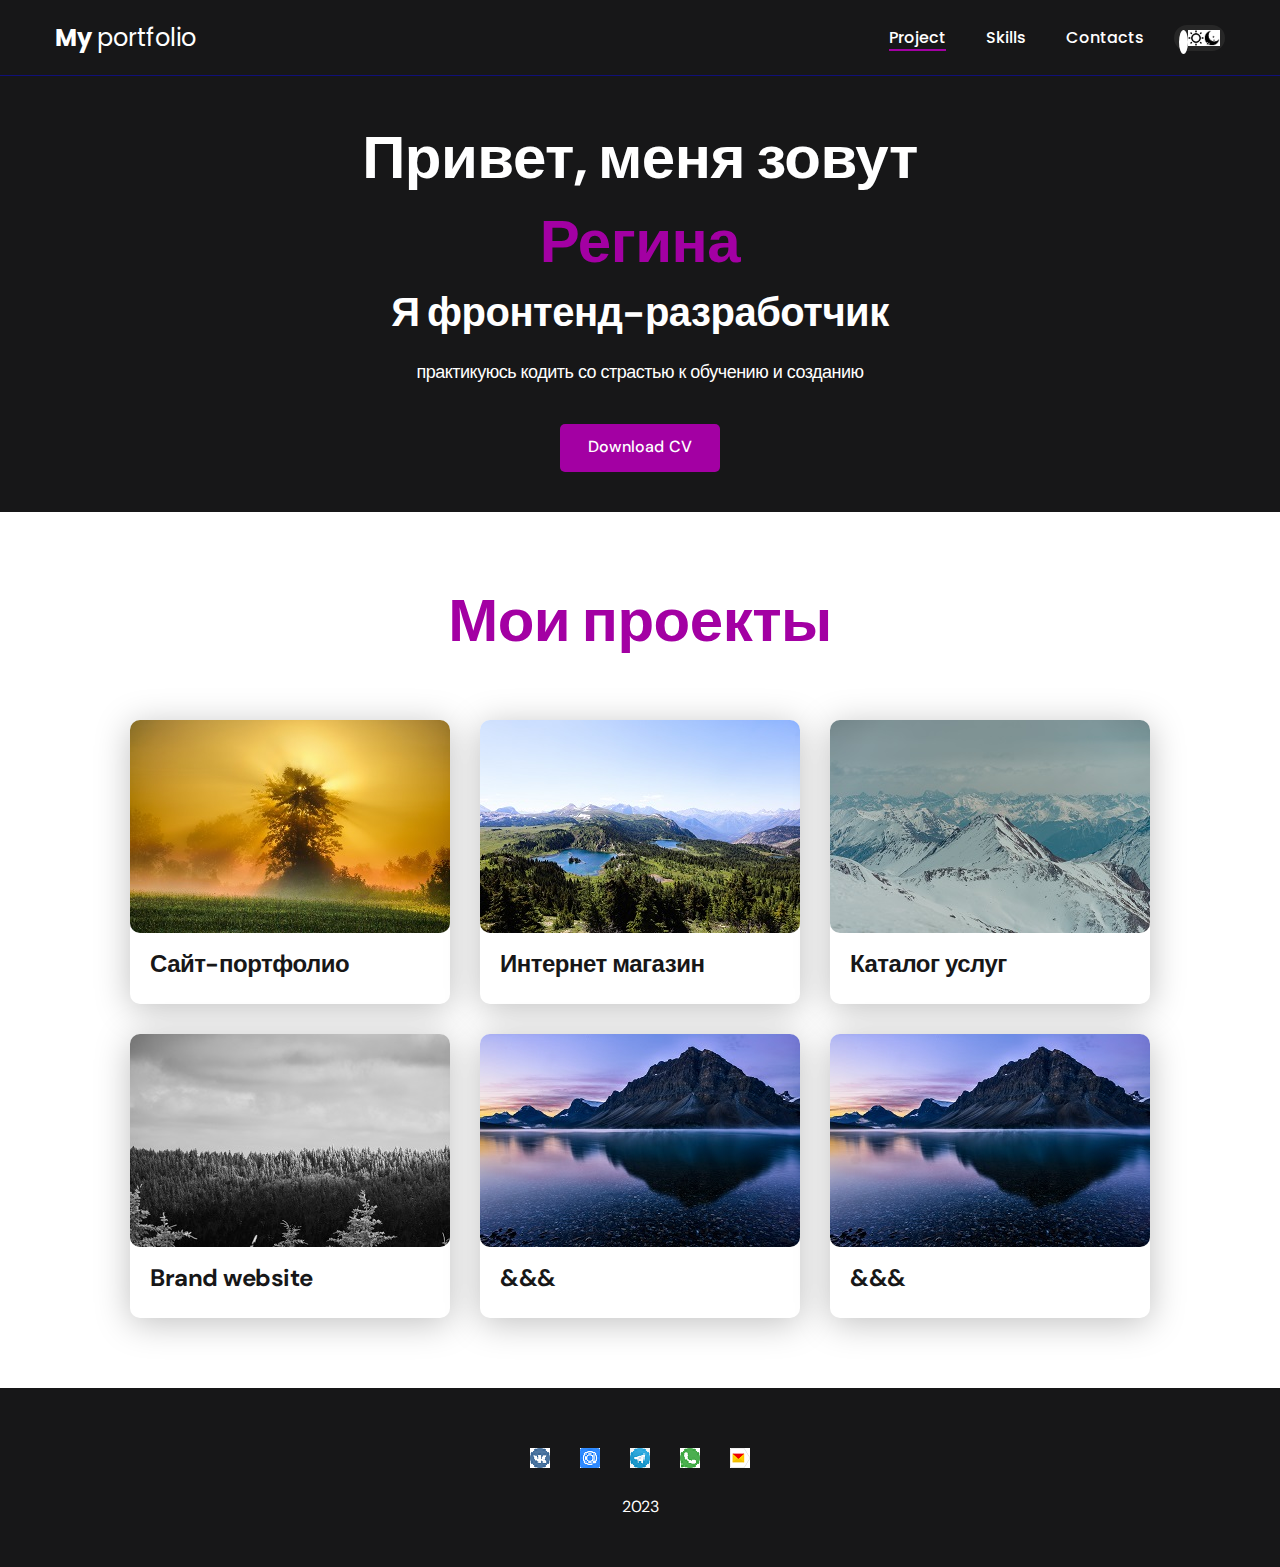
<file: index.html>
<!DOCTYPE html>
<html lang="en">
<head>
    <meta charset="UTF-8">
    <meta http-equiv="X-UA-Compatible" content="IE=edge">
    <meta name="viewport" content="width=device-width, initial-scale=1.0">
    <title>Freelancer</title>
    <link rel="stylesheet" href="./css/main.css">
</head>
<body>
    <nav class="nav">
        <div class="container">
            <div class="nav-row">
                <a href="./index.html" class="logo"><strong>My </strong>portfolio</a>
                
                <button class="dark-mode-btn ">
                    <img src="./img/01-Sun-mini.png" alt="Light mode" class="dark-mode-btn__icon">
                    <img src="./img/01-moon-mini.png" alt="Dark mode" class="dark-mode-btn__icon">
                </button>
                
                <ul class="nav-list">
                    <li class="nav-list__item"><a href="./index.html" class="nav-list__link nav-list__link--active">Project</a></li>
                    <li class="nav-list__item"><a href="./skills.html" class="nav-list__link">Skills</a></li>
                    <li class="nav-list__item"><a href="./contacts.html" class="nav-list__link">Contacts</a></li>
                </ul>
            </div>
        </div> 
    </nav>
    
    
    <header class="header"> 
        <div class="header__wrapper">
            <h1 class="header__title">
                <strong>Привет, меня зовут <em>Регина</em></strong><br>
                Я фронтенд-разработчик
            </h1>
                <div class="header__tixt">
                    <p>практикуюсь кодить со страстью к обучению и созданию</p>
                </div>
                <a href="!#" class="btn">Download CV</a>
        </div>

    </header>
    
    <main class="section">
        <div class="container">
            <h2 class="title-1">Мои проекты</h2>
            <ul class="projects">
                <li class="project">
                    <a href="./project-page.html"> 
                    <img src="./img/01-general.jpg" alt="Project img" class="project__img">
                    <h3 class="project__title">Сайт-портфолио</h3>
                    </a>
                </li>
                <li class="project">
                    <a href="./project-page.html"> 
                    <img src="./img/07-general.jpg" alt="Project img" class="project__img">
                    <h3 class="project__title">Интернет магазин</h3>
                    </a>
                </li>
                <li class="project">
                    <a href="./project-page.html"> 
                    <img src="./img/05-general.jpg" alt="Project img" class="project__img">
                    <h3 class="project__title">Каталог услуг</h3>
                    </a>
                </li>
                <li class="project">
                    <a href="./project-page.html"> 
                    <img src="./img/04-general.jpg" alt="Project img" class="project__img">
                    <h3 class="project__title">Brand website</h3>
                    </a>
                </li>
                <li class="project">
                    <a href="./project-page.html"> 
                    <img src="./img/06-general.jpg" alt="Project img" class="project__img">
                    <h3 class="project__title">&&&</h3>
                    </a>
                </li>
                <li class="project">
                    <a href="./project-page.html"> 
                    <img src="./img/06-general.jpg" alt="Project img" class="project__img">
                    <h3 class="project__title">&&&</h3>
                    </a>
                </li>
            </ul>
        </div>

    </main>


    <footer class="footer">
        <div class="container">
            <div class="footer__wrapper">
                <ul class="social">
                    <li class="social__item"><a href="#!"><img src="./img/01-vk-mini.png" alt="="Link"></a></li>
                    <li class="social__item"><a href="#!"><img src="./img/01-mail-mini.png" alt="="Link"></a></li>
                    <li class="social__item"><a href="#!"><img src="./img/01-telegramm-mini.png" alt="="Link"></a></li>
                    <li class="social__item"><a href="#!"><img src="./img/01-whatsapp-mini.png" alt="="Link"></a></li>
                    <li class="social__item"><a href="#!"><img src="./img/02-yandex-mini.png" alt="="Link"></a></li>
                </ul> 
                <div class="copyright">
                    <p> 2023 </p>
                </div>
            </div>
        </div>
    </footer>

    <script src="./js/main.js"></script>
</body>
</html>
</file>
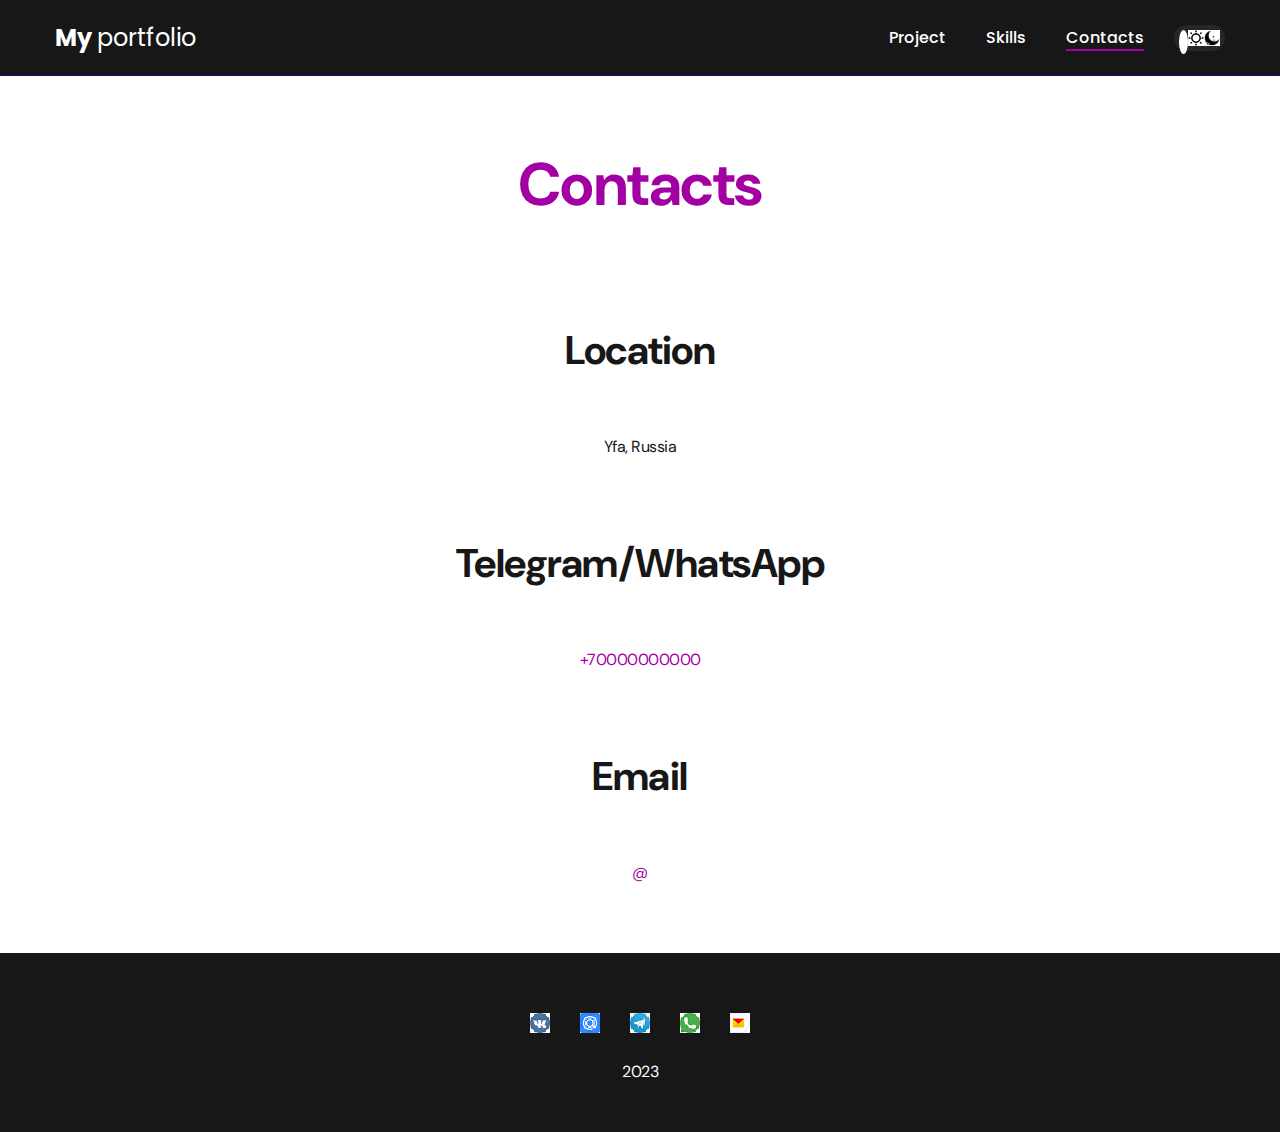
<file: contacts.html>
<!DOCTYPE html>
<html lang="en">
<head>
    <meta charset="UTF-8">
    <meta http-equiv="X-UA-Compatible" content="IE=edge">
    <meta name="viewport" content="width=device-width, initial-scale=1.0">
    <title>Freelancer</title>
    <link rel="stylesheet" href="./css/main.css">
</head>
<body>
    <nav class="nav">
        <div class="container">
            <div class="nav-row">
                <a href="./index.html" class="logo"><strong>My </strong>portfolio</a>

                <button class="dark-mode-btn ">
                    <img src="./img/01-Sun-mini.png" alt="Light mode" class="dark-mode-btn__icon">
                    <img src="./img/01-moon-mini.png" alt="Dark mode" class="dark-mode-btn__icon">
                </button>
                
                <ul class="nav-list">
                    <li class="nav-list__item"><a href="./index.html" class="nav-list__link ">Project</a></li>
                    <li class="nav-list__item"><a href="./skills.html" class="nav-list__link ">Skills</a></li>
                    <li class="nav-list__item"><a href="./contacts.html" class="nav-list__link nav-list__link--active">Contacts</a></li>
                </ul>
            </div>
        </div> 
    </nav>
    
    <main class="section">
        <div class="container">
                <h1 class="title-1">Contacts</h1>
                <ul class="content-list"> 
                    <li class="content-list__item"></li>
                    <h2 class="title-2">Location</h2>
                    <p>Yfa, Russia</p>
                    
                    <li class="content-list__item"></li>
                    <h2 class="title-2">Telegram/WhatsApp</h2>
                    <p><a href="tel:+70000000000">+70000000000</a></p>
                    
                    <li class="content-list__item"></li>
                    <h2 class="title-2">Email</h2>
                    <p><a href="mailto:Usmanova.Re@yandex.ru">@</a></p>
                </ul>
            </div>
    </main>


    <footer class="footer">
        <div class="container">
            <div class="footer__wrapper">
                <ul class="social">
                    <li class="social__item"><a href="#!"><img src="./img/01-vk-mini.png" alt="="Link"></a></li>
                    <li class="social__item"><a href="#!"><img src="./img/01-mail-mini.png" alt="="Link"></a></li>
                    <li class="social__item"><a href="#!"><img src="./img/01-telegramm-mini.png" alt="="Link"></a></li>
                    <li class="social__item"><a href="#!"><img src="./img/01-whatsapp-mini.png" alt="="Link"></a></li>
                    <li class="social__item"><a href="#!"><img src="./img/02-yandex-mini.png" alt="="Link"></a></li>
                </ul> 
                <div class="copyright">
                    <p> 2023 </p>
                </div>
            </div>
        </div>
    </footer>

    <script src="./js/main.js"></script>
</body>
</html>
</file>
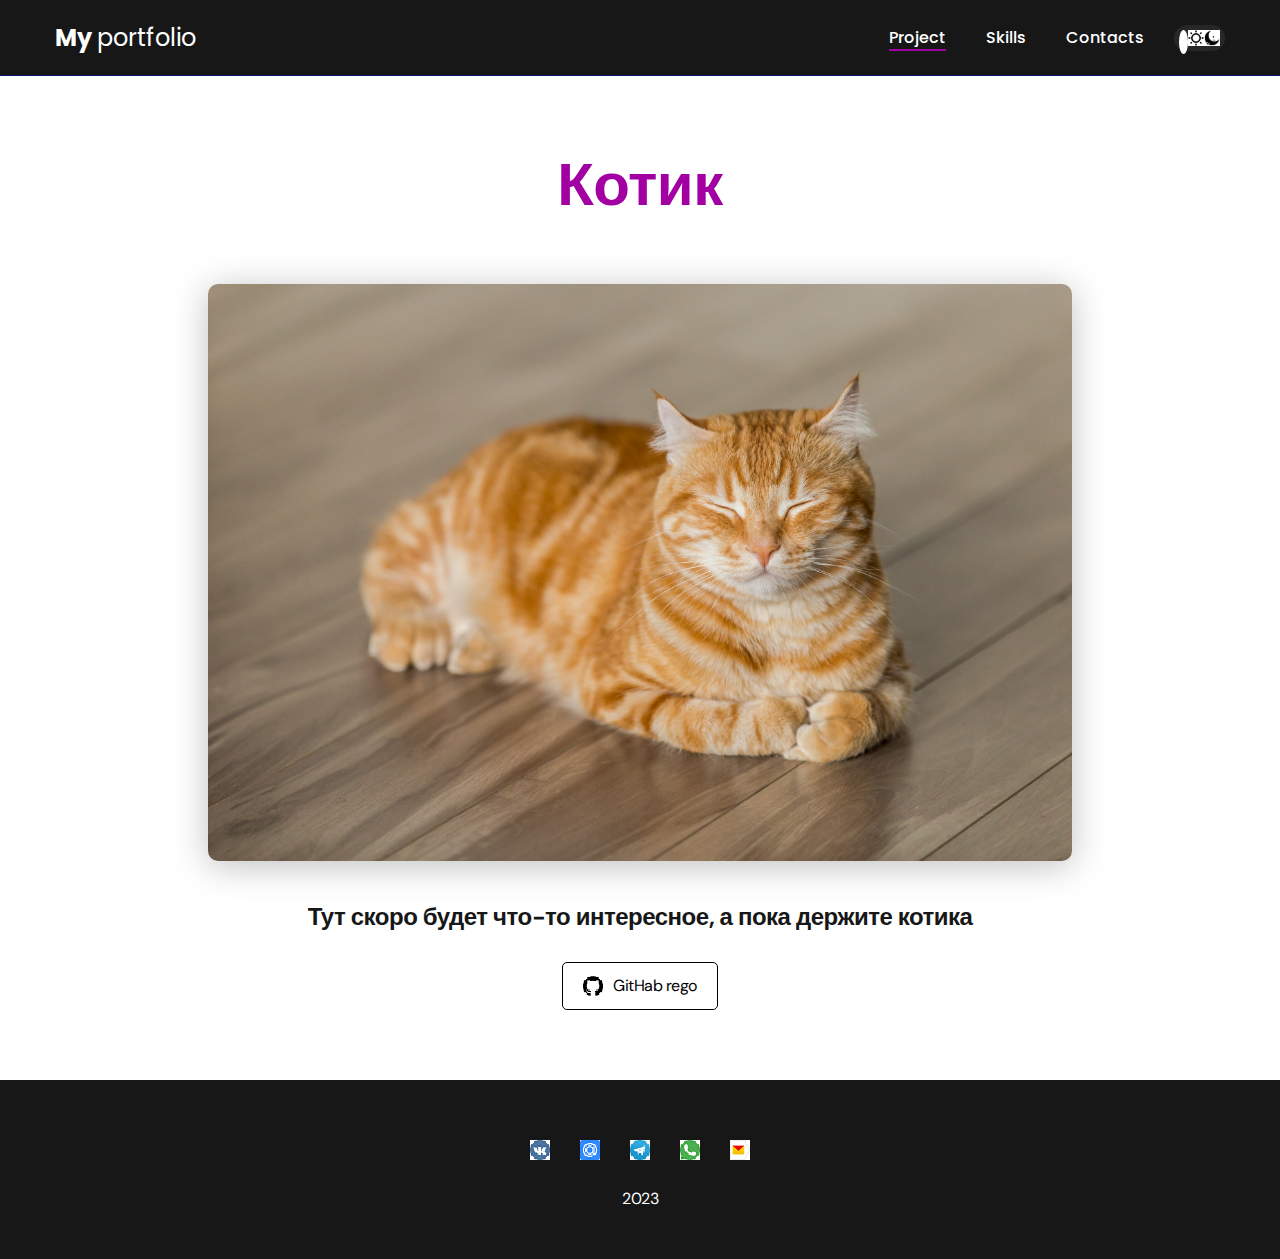
<file: project-page.html>
<!DOCTYPE html>
<html lang="en">
<head>
    <meta charset="UTF-8">
    <meta http-equiv="X-UA-Compatible" content="IE=edge">
    <meta name="viewport" content="width=device-width, initial-scale=1.0">
    <title>Freelancer</title>
    <link rel="stylesheet" href="./css/main.css">
</head>
<body>
    <nav class="nav">
        <div class="container">
            <div class="nav-row">
                <a href="./index.html" class="logo"><strong>My </strong>portfolio</a>

                <button class="dark-mode-btn ">
                    <img src="./img/01-Sun-mini.png" alt="Light mode" class="dark-mode-btn__icon">
                    <img src="./img/01-moon-mini.png" alt="Dark mode" class="dark-mode-btn__icon">
                </button>
                
                <ul class="nav-list">
                    <li class="nav-list__item"><a href="./index.html" class="nav-list__link nav-list__link--active">Project</a></li>
                    <li class="nav-list__item"><a href="./skills.html" class="nav-list__link">Skills</a></li>
                    <li class="nav-list__item"><a href="./contacts.html" class="nav-list__link">Contacts</a></li>
                </ul>
            </div>
        </div> 
    </nav>
    
    <main class="section">
        <div class="container">
            <div class="project-details">
                <h1 class="title-1">Котик</h1>
                <img src="img/Cat.jpg" class="project-details__cover">
                <div class="project-details__desc">
                    <p> Тут скоро будет что-то интересное, а пока держите котика</p>
                </div>
                <a href="!#" class="btn-outline">
                    <img src="./img/01-git-mini.png" alt="">
                    GitHab rego
                </a>
            </div>
        </div>
    </main>


    <footer class="footer">
        <div class="container">
            <div class="footer__wrapper">
                <ul class="social">
                    <li class="social__item"><a href="#!"><img src="./img/01-vk-mini.png" alt="="Link"></a></li>
                    <li class="social__item"><a href="#!"><img src="./img/01-mail-mini.png" alt="="Link"></a></li>
                    <li class="social__item"><a href="#!"><img src="./img/01-telegramm-mini.png" alt="="Link"></a></li>
                    <li class="social__item"><a href="#!"><img src="./img/01-whatsapp-mini.png" alt="="Link"></a></li>
                    <li class="social__item"><a href="#!"><img src="./img/02-yandex-mini.png" alt="="Link"></a></li>
                </ul> 
                <div class="copyright">
                    <p> 2023 </p>
                </div>
            </div>
        </div>
    </footer>

    <script src="./js/main.js"></script>
</body>
</html>
</file>
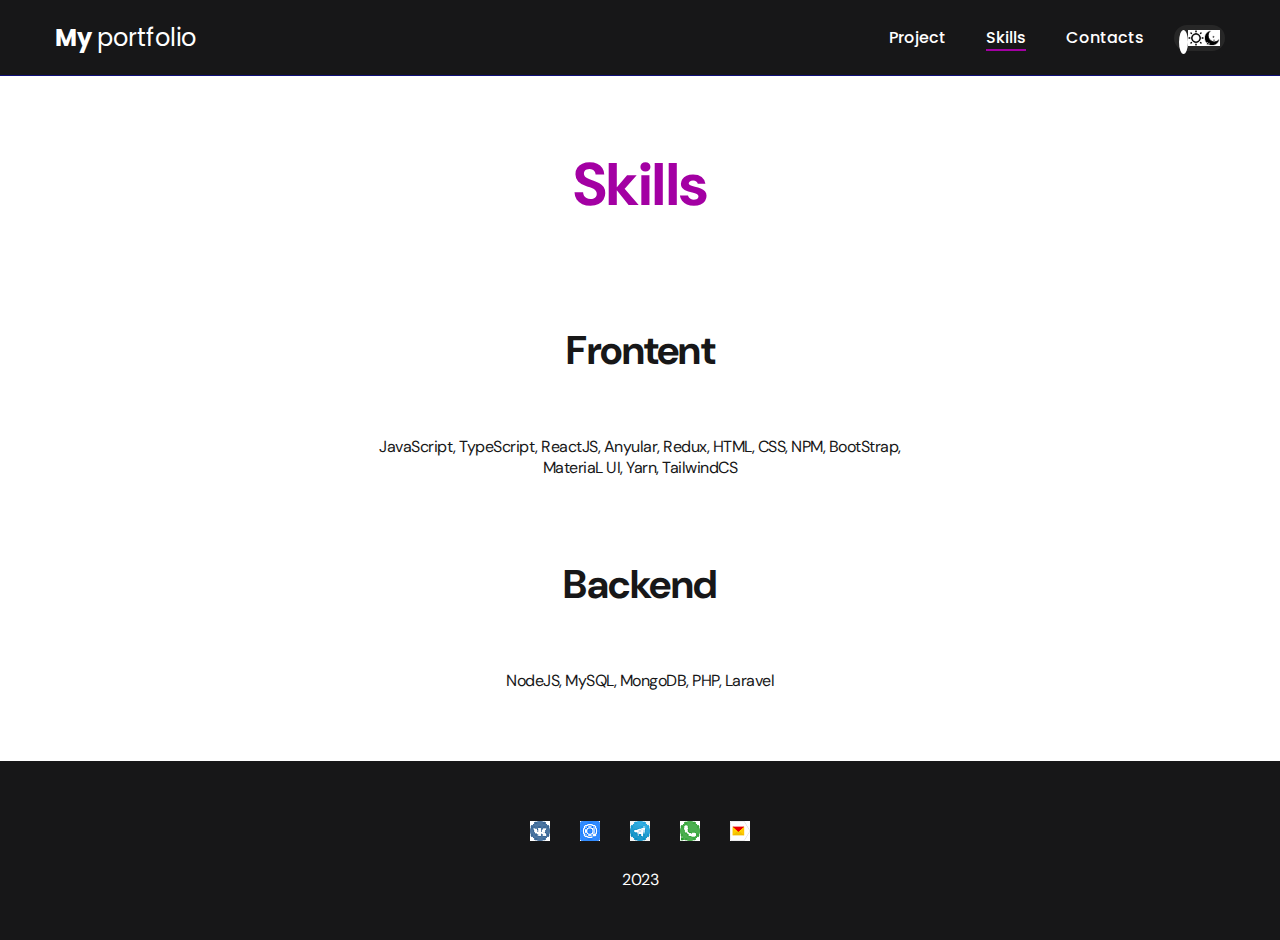
<file: skills.html>
<!DOCTYPE html>
<html lang="en">
<head>
    <meta charset="UTF-8">
    <meta http-equiv="X-UA-Compatible" content="IE=edge">
    <meta name="viewport" content="width=device-width, initial-scale=1.0">
    <title>Freelancer</title>
    <link rel="stylesheet" href="./css/main.css">
</head>
<body>
    <nav class="nav">
        <div class="container">
            <div class="nav-row">
                <a href="./index.html" class="logo"><strong>My </strong>portfolio</a>

                <button class="dark-mode-btn ">
                    <img src="./img/01-Sun-mini.png" alt="Light mode" class="dark-mode-btn__icon">
                    <img src="./img/01-moon-mini.png" alt="Dark mode" class="dark-mode-btn__icon">
                </button>
                
                <ul class="nav-list">
                    <li class="nav-list__item"><a href="./index.html" class="nav-list__link ">Project</a></li>
                    <li class="nav-list__item"><a href="./skills.html" class="nav-list__link nav-list__link--active">Skills</a></li>
                    <li class="nav-list__item"><a href="./contacts.html" class="nav-list__link">Contacts</a></li>
                </ul>
            </div>
        </div> 
    </nav>
    
    <main class="section">
        <div class="container">
                <h1 class="title-1">Skills</h1>
                <ul class="content-list"> 
                    <li class="content-list__item"></li>
                    <h2 class="title-2">Frontent</h2>
                    <p>JavaScript, TypeScript, ReactJS, Anyular, Redux, HTML, CSS, NPM, BootStrap, MateriaL UI, Yarn, TailwindCS</p>
                    <li class="content-list__item"></li>
                    <h2 class="title-2">Backend</h2>
                    <p>NodeJS, MySQL, MongoDB, PHP, Laravel</p>
                </ul>
            </div>
    </main>


    <footer class="footer">
        <div class="container">
            <div class="footer__wrapper">
                <ul class="social">
                    <li class="social__item"><a href="#!"><img src="./img/01-vk-mini.png" alt="="Link"></a></li>
                    <li class="social__item"><a href="#!"><img src="./img/01-mail-mini.png" alt="="Link"></a></li>
                    <li class="social__item"><a href="#!"><img src="./img/01-telegramm-mini.png" alt="="Link"></a></li>
                    <li class="social__item"><a href="#!"><img src="./img/01-whatsapp-mini.png" alt="="Link"></a></li>
                    <li class="social__item"><a href="#!"><img src="./img/02-yandex-mini.png" alt="="Link"></a></li>
                </ul>  
                <div class="copyright">
                    <p> 2023 </p>
                </div>
            </div>
        </div>
    </footer>

    <script src="./js/main.js"></script>
</body>
</html>
</file>
<file: css/main.css>
@import "./reset.css";

@import url('https://fonts.googleapis.com/css2?family=DM+Sans:wght@400;500;700&family=Poppins:wght@400;500;700&display=swap');

:root{
    --blackpure:#000;
    --black:#171718;
    --black-border:#10107afb;
    --white:#fff;
    --purple:#a300a3;
    --orange: #f1a246;

    --text-color: var(--black);

    --dark-bg:var(--black);
    --dark-border:var(--black-border);
    --header-text:var(--white);
    --accent:var(--purple);

    --page-bg:var(--white);
    --text-color:var(--black);

    --title-1:var(--accent); 

    --project-card-bg:var(--white) ;
    --project-card-text:var(--black) ;

    --box-shadow:0px 5px 35px rgba(0,0,0,0.25); 
}

    .dark{

    --page-bg:#252526;
    --text-color:var(--white);

    --title-1:var(--white); 

    --project-card-bg:var(--black) ;
    --project-card-text:var(--white) ;

    --box-shadow:0px 5px 35px rgba(0,0,0,0.8); 
    }


/*General*/

html,body{

    display: flex;
    flex-direction: column;
    min-height: 100vh; 

    font-family: 'DM Sans', sans-serif;
    letter-spacing: -0.5px; 


    /*(Light mode)*/

    background-color:var(--page-bg);/*(+!)*/
    color: var(--text-color);/*(+!)*/
}


.container{
    margin: 0 auto;
    padding: 0 15px;
    max-width: 1200px;  
}

.none{ 
display: none !important;
}

.section{ 
    padding: 70px 0;
    
}
    
.title-1{ 
    margin-bottom: 60px;
    
    font-size: 60px;
    font-weight: 700;
    line-height: 1.3;
    color: var(--title-1);
    text-align: center;
    
}
.title-2{
        margin-bottom: 20px;
    
        font-weight: 700;
        font-size: 40px;
        line-height: 1.3;
}

.nav{
    padding: 20px 0;
    border-bottom: 1px solid var(--black-border);
    background-color:var(--dark-bg);
    color:var(--header-text);
    letter-spacing: normal;

}
.nav-row{
    display: flex ; 
    justify-content: flex-end;

    align-items: center;
    column-gap: 30px; 
    row-gap: 20px;
    flex-wrap: wrap; 
    
}

.logo{
    margin-right: auto;
    color:var(--header-text);
    font-size: 24px;
    font-family: 'Poppins', sans-serif;
}
.logo strong{
    font-weight: 700;
}
.nav-list{
    display: flex;
    align-items:center;
    column-gap:40px;
    font-size: 16px; 
    font-weight: 500;
    font-family: 'Poppins', sans-serif;
    row-gap: 10px;
    flex-wrap: wrap; 
}
.nav-list__link{
    color:var(--header-text);
    transition: opacity 0.2s ease-in;
  
}


.nav-list__link:hover{
    opacity: 0.8;

}

.nav-list__link--active{

    position: relative;
}
.nav-list__link--active::before{
    content: "";
   
    position: absolute;
    left: 0;
    top: 100%;


    display: block;
    height:2px; 
    width: 100%;  
    background-color:var(--purple);
}

/*Dark mode btn*/ 
.dark-mode-btn{
    order: 9;

    position: relative;
    display: flex;
    justify-content: space-between;
    width: 51px;
    height: 26px;
    padding: 5px;

    background-color:#272727;
    border-radius:55px; 
}

.dark-mode-btn::before{
    content:"";

    display: absolute;
    top: 1px;
    left: 1px;

    display: block;
    width: 24px;
    height: 24px;

    border-radius:50%;
    background-color:var(--white);

    transition: left 0.2s ease-in;
}

.dark-mode-btn--active::before{
    left: 26px;

}

.dark-mode-btn__icon{
    position: relative;
    z-index: 9;
}

/*Header*/

.header{
  
    padding: 40px 0;
    min-height: 695;
    
    display: flex;
    justify-content: center; 
    align-items:center; 

    background-color:var(--dark-bg);


    color:var(--header-text);

    text-align: center; 

}
.header__wrapper{
    padding: 0 15px;
    max-width: 660px; 

}
.header__title{
    margin-bottom: 20px;
    font-size: 40px;
    font-weight: 700;
    line-height: 1.4;

}

.header__title strong{ 
    font-size: 60px;
    font-weight: 700;
}
.header__title em{
    font-style: normal;
    color:var(--accent);
}

.header__tixt{
    margin-bottom: 40px; 
    font-size: 18px;
    line-height: 1.333;
}

.header__tixt p + p{
    margin-top: 1em;  
}

/*Btn*/

.btn{
    display: inline-block;
    height: 48px; 
    padding: 12px 28px; 

    border-radius: 5px; 
    background-color: var(--accent);
    color:var(--white); 
    letter-spacing: 0.15px; 
    font-size: 16px;
    font-weight: 500;

    transition: opacity 0.2s ease-in;
}
  
.btn:hover{ 
    opacity: 0.8; 

}

.btn:active{
    position: relative;
    top: 1px;
}     

/*Btn outline*/
.btn-outline{

    display: flex;            
    column-gap:10px;
    align-items:center;

    height: 48px;
    padding: 12px 20px;
    border-radius:5px;

    border:1px solid var(--blackpure);
    background-color:var(--white);
    color:var(--blackpure);
    
    transition: opacity 0.2s ease-in;
}

.btn-outline:hover{ 
    opacity: 0.8; 

}

.btn-outline:active{
    position: relative;
    top: 1px; 
}  



/*Projects*/


.projects{
display: flex;
justify-content: center; 
flex-wrap: wrap; 
column-gap: 30px;
row-gap: 30px;

}
.project{
    max-width: 370 px;
    background-color: var(--project-card-bg); 

    box-shadow: var(--box-shadow); 
    border-radius: 10px;


}
.project__img{
    border-radius:10px;

}


.project__title{
    padding: 15px 20px 25px; 

    font-size: 24px;
    font-weight: 700;
    line-height: 1.3; 
    color:var(--project-card-text); 

}


/*Project details*/

.project-details{
    margin: auto; 
    max-width: 865px;

    display: flex;
    flex-direction: column;
    align-items:center;

    text-align: center;
}

.project-details__cover{
    max-width: 100%; 
    margin-bottom: 40px; 

    box-shadow: 0px 5px 35px rgba(0,0,0,0.25);
    border-radius: 10px; 
}

.project-details__desc{
    margin-bottom: 30px;
    font-size: 24px;
    font-weight: 700;
    line-height: 1.3; 
}

/*skills*/ 
/*contacts*/ 
.content-list{
    margin: 0 auto;
    max-width: 570px;
    display: flex;
    flex-direction: column;
    row-gap: 40px;
    align-items:center;
    text-align: center;

}


.content-list a{ 
    color:var(--accent);
}

.content-list__item{
    font-size: 18px;
    line-height: 1.5; 

}
.content-list__item p+p{ 
    margin-top: 0.5em;
    
}



/*footer*/ 
.footer{
    margin-top: auto;

    padding: 60px 0 50px;   
    background-color: var(--black);
    color: var(--header-text); 
    
}

.footer__wrapper{ 
    display: flex; 
    flex-direction: column; 
    align-items:center; 

    row-gap: 27px; 

}

.social{ 
    display: flex; 
    column-gap: 30px; 
    align-items: center; 


}


.copyright{ 
    font-size: 16px;   

} 

.copyright p+p{  
    margin-top: 0.5em;     
    
} 


@media (max-width:620px){        
   
    /*Header*/
    .header{
        min-height: unset; 
    }
    .header__title{ 
        font-size: 30px;
    }
    .header__title strong{
        font-size: 40px;
    }

    /*Nav*/
 

    .nav-row{
        justify-content: space-between;

    }

    .dark-mode-btn{
        order: 0;
    }



    /*General*/

    .section{
        padding: 40px 0;
    } 
    .title-1{
        margin-bottom: 30px;
        font-size: 40px;
    }
    .title-2{
        margin-bottom: 10px;    
        font-size: 30px;   
    }

    /*Projects*/

    .projects__title{
        font-size: 22px;
    }

    /*Project page*/

    .project-details__desc{
        margin-bottom: 20px;
        font-size: 22px;
    }
    
    /*Content List*/

    .content-list{
        row-gap: 20px;    
    }
    .content-list__item{
        font-size: 16px;   
    }

    /*Footer*/

    .footer{
        padding: 40px 0 30px;

    }
    .footer__wrapper{
        row-gap:20px;
    }

    /*Social*/

    .social{
        column-gap: 20px;       
    }

    .social__item{
        width: 28px;
    }

}
</file>
